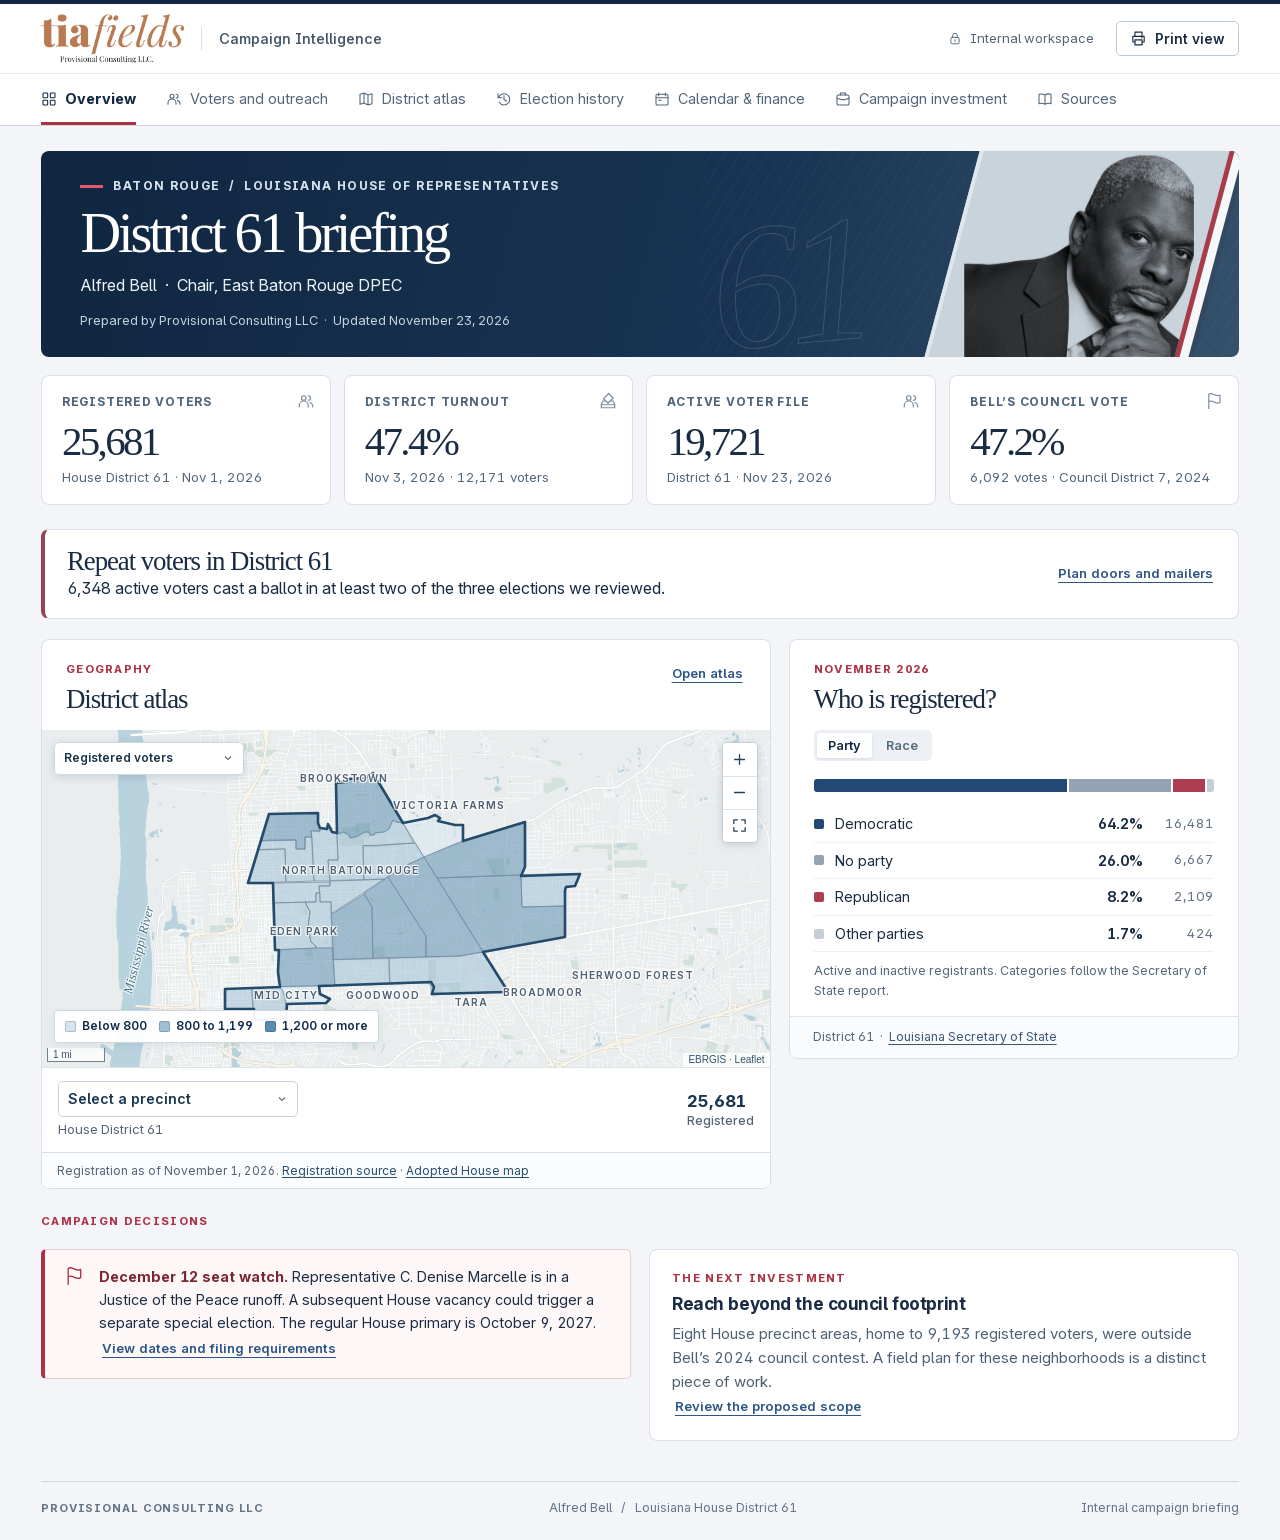
<file: dashboard/index.html>
<!doctype html>
<html lang="en"><head><meta charset="utf-8"><meta name="viewport" content="width=device-width,initial-scale=1"><meta name="theme-color" content="#132943"><title>Alfred Bell | District 61 Campaign Intelligence</title><link rel="stylesheet" href="styles.css?v=outreach1"><link rel="stylesheet" href="map.css"></head>
<body><a class="skip" href="#main">Skip to briefing</a>
<header class="top"><div class="wrap topin"><div class="mast"><img class="firm-logo" src="provisional_logo.png" alt="Tia Fields, Provisional Consulting LLC"><span class="mastsep"></span><span class="workspace">Campaign Intelligence</span></div><div class="tools"><span class="private"><span data-ico="lock"></span> Internal workspace</span><button class="print" id="print"><span data-ico="print"></span> Print view</button></div></div></header>
<nav class="nav" aria-label="Dashboard sections"><div class="wrap navin" id="nav"></div></nav>
<main id="main" tabindex="-1" class="wrap"><div id="view"></div></main>
<footer><div class="wrap footerin"><b>PROVISIONAL CONSULTING LLC</b><span>Alfred Bell &nbsp; / &nbsp; Louisiana House District 61</span><span>Internal campaign briefing</span></div></footer>
<script src="data.js"></script><script src="map.js?v=outreach1"></script><script src="outreach-data.js"></script><script src="outreach.js"></script><script src="app.js?v=outreach1"></script></body></html>
</file>
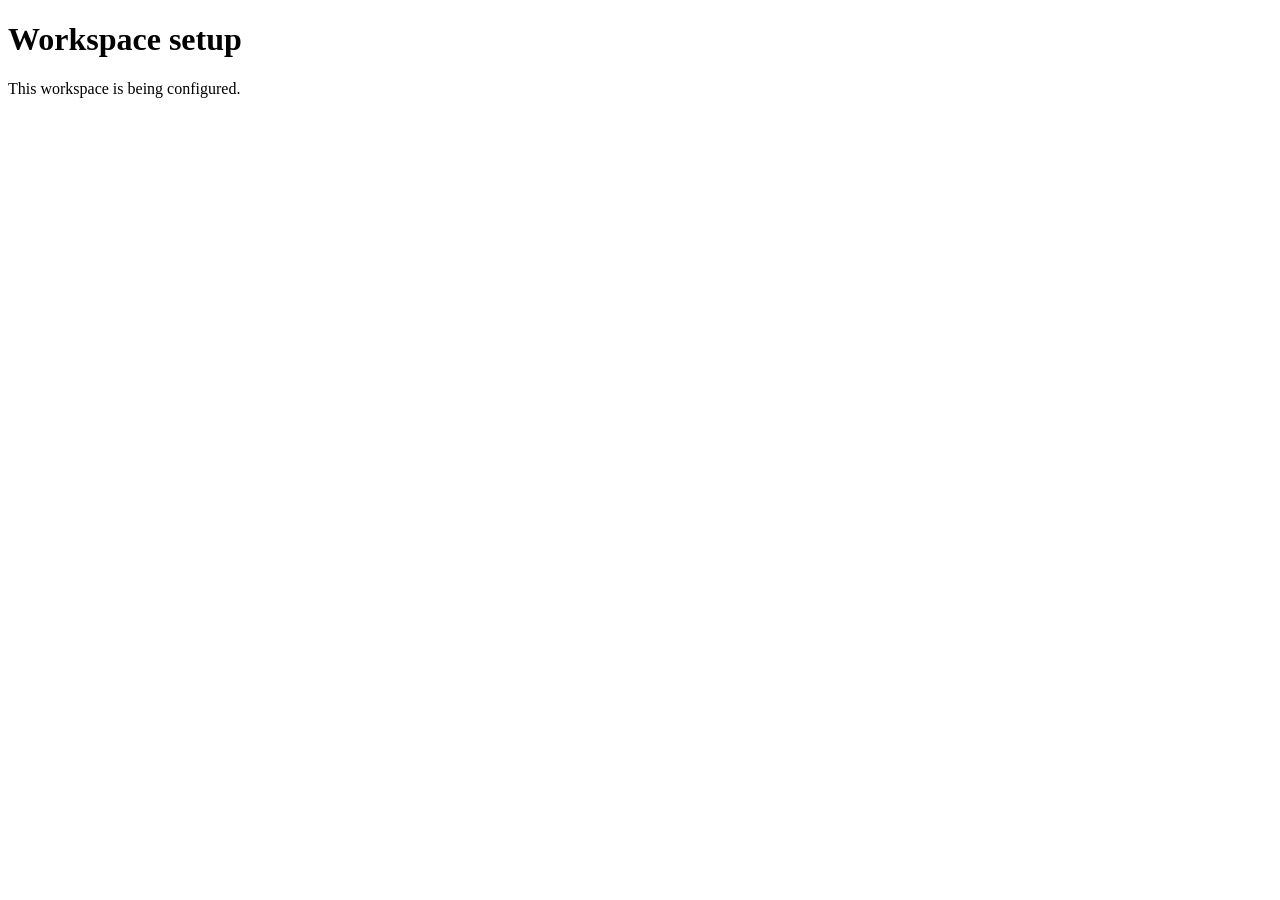
<file: setup/index.html>
<!doctype html>
<html lang="en">
<head><meta charset="utf-8"><meta name="viewport" content="width=device-width, initial-scale=1"><title>Workspace setup</title></head>
<body><main><h1>Workspace setup</h1><p>This workspace is being configured.</p></main></body>
</html>
</file>
<file: dashboard/styles.css>
@font-face{font-family:Inter;src:url(inter.woff2) format('woff2');font-weight:100 900;font-display:swap}
:root{--navy:#132943;--dark:#0c203b;--blue:#2c5588;--red:#ac3345;--paper:#f3f5f8;--ink:#1a2c43;--muted:#53677b;--line:#d8dfe6;--white:#fff;--serif:Georgia,"Times New Roman",serif;--sans:Inter,Arial,sans-serif;--rad:8px;color-scheme:light}
*{box-sizing:border-box}body{margin:0;background:var(--paper);font:16px/1.5 var(--sans);color:var(--ink);-webkit-font-smoothing:antialiased}button,input,select{font-family:inherit;font-size:inherit}button,select,input[type=range],input[type=checkbox]{cursor:pointer}a{color:#234f80}button{color:inherit}button:focus-visible,a:focus-visible,input:focus-visible,select:focus-visible,summary:focus-visible{outline:3px solid #bd6531;outline-offset:3px}button,select,input{max-width:100%}h1,h2,h3,h4,p{margin:0}h1,h2,h3{line-height:1.13}h1,h2,.serif{font-family:var(--serif);font-weight:500}h2{font-size:clamp(1.55rem,2.1vw,2.15rem);letter-spacing:-.04em}h3{font-size:1.08rem;letter-spacing:-.025em}p{line-height:1.58}button svg,.private svg{width:17px;height:17px;display:block}.skip{position:absolute;z-index:10000;top:-100px;left:10px;padding:8px 15px;background:white}.skip:focus{top:8px}.wrap{width:min(1380px,calc(100% - 6.4vw));margin:auto}.top{background:#fff;border-top:4px solid var(--navy)}.topin,.mast,.tools,.navin,.footerin,.row,.sectiontop,.pair,.cardhead,.inline,.checkrow{display:flex;align-items:center}.topin{justify-content:space-between;height:69px}.mast{gap:12px}.firm-logo{display:block;height:49px;width:auto;max-width:100%;object-fit:contain}.mastsep{height:24px;width:1px;background:var(--line);margin:0 5px}.workspace{font-size:.9rem;font-weight:550;color:#42566d}.tools{gap:22px}.private,.print,.btn,.textbtn,.chip,.seg button,.navin a{display:inline-flex;align-items:center;justify-content:center;gap:8px}.private{font-size:.81rem;color:#536579}.private svg{width:14px}.print,.btn,.chip,.seg button,.textbtn{border:0;background:none;font-weight:600}.print,.btn{padding:8px 13px;border:1px solid #bdcad7;border-radius:5px;background:#fff;font-size:.86rem}.btn:hover,.print:hover{background:#edf2f7}.nav{background:white;border-top:1px solid #e6e9ed;border-bottom:1px solid #cfd6df}.navin{gap:30px;overflow-x:auto;scrollbar-width:thin}.navin a{color:#536579;text-decoration:none;font-size:.9rem;white-space:nowrap;padding:14px 0 12px;position:relative;border-bottom:3px solid transparent}.navin a.active{border-bottom-color:var(--red);color:var(--navy);font-weight:720}.navin a svg{width:16px;height:16px}.navin a:hover{color:var(--navy)}main{padding:25px 0 40px;min-height:78vh}main:focus{outline:none}
.hero{isolation:isolate;position:relative;background:linear-gradient(103deg,#102641 0%,#183452 59%,#34516c 100%);color:#fff;border-radius:var(--rad);overflow:hidden;min-height:180px;display:flex;align-items:center}.herocopy{padding:27px 3.3%;position:relative;z-index:2;width:72%}.kicker,.mini,.tbl th,.metric .cap,.keylabel{font-size:.74rem;font-weight:730;text-transform:uppercase;letter-spacing:.115em}.herocopy .kicker,.subhero .kicker{color:#d5e2ee;display:flex;align-items:center;gap:10px}.herocopy .kicker:before,.subhero .kicker:before{content:'';display:block;width:23px;height:3px;background:#e45a6c}h1{font-size:clamp(2.5rem,4.4vw,4.6rem);letter-spacing:-.057em}.herocopy h1{margin:7px 0 8px}.herocopy p{font-size:1rem;line-height:1.45;color:#eef3f8}.herocopy .asof{margin-top:14px;font-size:.8rem;color:#c4d1e0}.heroart{position:absolute;inset:0 0 0 55%;overflow:hidden;z-index:0;background:repeating-linear-gradient(122deg,transparent 0 10px,#ffffff06 11px 12px)}.big61{position:absolute;font:italic 180px/.95 var(--serif);letter-spacing:-.08em;left:2%;bottom:-12px;color:transparent;-webkit-text-stroke:1px #b7cada33;transform:rotate(-5deg)}.portraitsash{position:absolute;width:255px;height:100%;right:6%;top:0;transform:skew(-15deg);overflow:hidden;background:#cad2da;border-left:4px solid #e0e6eb;border-right:5px solid #a83a49;box-shadow:9px 0 #f6f7f9,14px 0 #344961}.portraitimg{position:absolute;inset:-2px -50px;transform:skew(15deg);background-image:linear-gradient(110deg,#b7c3d033,#a0b0c51a),url(bell.jpg);background-repeat:no-repeat;background-size:100% 100%,730px auto;background-position:center, -143px -111px;filter:grayscale(1);mix-blend-mode:multiply}
.stats{display:grid;grid-template-columns:repeat(4,1fr);gap:13px;margin:18px 0 24px}.metric,.panel,.subpanel{background:white;border:1px solid var(--line);border-radius:var(--rad)}.metric{padding:18px 20px 16px;position:relative;min-width:0}.metric .cap{color:#51657a;letter-spacing:.065em;padding-right:26px}.metric .val{font-family:var(--serif);font-weight:500;font-size:clamp(2rem,3.2vw,3.35rem);letter-spacing:-.065em;line-height:1.12;display:block;margin:7px 0 3px}.metric .sub,.small,.help,.footnote,.legendtext{color:var(--muted);font-size:.83rem;line-height:1.5}.metric .metricico{color:#7e8d9f;position:absolute;right:15px;top:16px}.metricico svg{height:18px;width:18px}.gridmain,.split,.triple{display:grid;gap:18px;align-items:start}.gridmain{grid-template-columns:minmax(0,1.62fr) minmax(290px,1fr)}.split{grid-template-columns:repeat(2,minmax(0,1fr))}.triple{grid-template-columns:repeat(3,minmax(0,1fr))}.panel{min-width:0;overflow:hidden}.panelpad{padding:24px}.cardhead,.sectiontop,.pair{justify-content:space-between;gap:12px}.cardhead{padding:21px 24px 16px;align-items:flex-start}.mini{color:var(--red);font-size:.71rem;margin-bottom:6px}.cardhead .help,.sectiontop p,.subhero p{margin-top:6px}.sectiontop{margin:24px 0 13px;align-items:flex-end}.textbtn{font-size:.83rem;color:var(--blue);text-decoration:underline;text-decoration-thickness:1px;text-underline-offset:4px;padding:3px}.sectiongap{margin-top:18px}.seg{display:inline-flex;gap:3px;padding:3px;background:#edf1f5;border-radius:5px}.seg button{font-size:.8rem;color:#566a7e;padding:5px 11px;border-radius:3px}.seg button.on{background:#fff;box-shadow:0 1px 3px #122a441b;color:var(--navy)}.partyblock{padding:0 24px 16px}.barall{height:13px;display:flex;border-radius:3px;overflow:hidden;gap:2px;margin:18px 0 14px}.barall span{height:100%}.legendrow{display:grid;grid-template-columns:11px 1fr auto 61px;align-items:center;gap:10px;padding:7px 0;border-bottom:1px solid #edf0f3;font-size:.9rem}.legendrow b{font-variant-numeric:tabular-nums;font-weight:650}.legendrow .count{color:#617082;text-align:right;font-size:.83rem}.swatch{display:inline-block;width:10px;height:10px;border-radius:2px}.sourcebar{border-top:1px solid #e1e5eb;background:#fafbfd;padding:11px 23px;color:var(--muted);font-size:.77rem}.sourcebar a,.sourceanchor{color:#395777;text-underline-offset:3px}.watch{display:flex;gap:15px;background:#fdf7f7;border:1px solid #e9cdd1;border-left:4px solid var(--red);border-radius:5px;padding:16px 19px;align-items:flex-start}.watch svg{color:var(--red);width:20px;height:20px;flex-shrink:0}.watch p{font-size:.9rem}.watch b{color:#7b2635}.subhero{background:var(--navy);color:white;padding:27px 3%;border-radius:var(--rad);margin-bottom:20px}.subhero h1{font-size:clamp(2.25rem,3.5vw,3.5rem);margin-top:7px}.subhero p{color:#dae4ee;max-width:820px}.story{padding:20px 22px}.story h3,.workcard h3{margin:6px 0 9px}.story p,.workcard p{font-size:.94rem;color:#4d6074}.isource{display:inline-block;font-size:.8rem;margin-top:9px}.tblwrap{overflow-x:auto}.tbl{width:100%;border-collapse:collapse;text-align:left;font-size:.9rem}.tbl th{color:#506479;font-size:.68rem;background:#f0f3f7}.tbl td,.tbl th{padding:12px 16px;border-top:1px solid #e1e5eb}.tbl td{font-variant-numeric:tabular-nums}.tbl .num{text-align:right}.historyselect,.input{border:1px solid #bac7d3;border-radius:4px;background:#fff;padding:7px 10px;color:var(--ink)}.input{width:100%}.filterrow{display:flex;align-items:center;gap:8px;flex-wrap:wrap}.chip{padding:7px 12px;border:1px solid #c7d1dc;border-radius:20px;font-size:.83rem;background:white;color:#526278}.chip.on{background:var(--navy);color:white;border-color:var(--navy)}.dates{padding:0 22px 10px}.dateitem{border-top:1px solid var(--line);padding:12px 0}.dateitem summary{cursor:pointer;list-style:none;display:grid;grid-template-columns:53px 1fr auto;align-items:center;gap:13px}.dateitem summary::-webkit-details-marker{display:none}.datebox{border:1px solid #cdd7e1;text-align:center;border-radius:5px;line-height:1;padding:6px 3px;background:#f7f9fb}.datebox small{font-size:.65rem;font-weight:700;letter-spacing:.09em;display:block;color:#69798a;text-transform:uppercase}.datebox b{font:1.5rem var(--serif);display:block;color:var(--navy);line-height:1.1}.dateitem .type{display:block;font-size:.73rem;color:var(--muted);margin-bottom:2px}.dateitem .plus{font-size:1.25rem;color:#6c7c8d}.dateitem[open] .plus{transform:rotate(45deg)}.datebody{margin:6px 8px 0 66px;font-size:.9rem;color:#43576d}.dateitem summary strong{font-size:.95rem}.fields{display:grid;gap:12px}.field{display:flex;flex-direction:column;gap:5px;font-weight:590;font-size:.88rem}.outputbox{background:#eaf0f5;border-radius:5px;padding:14px 16px;margin-top:16px}.outputbox b{font-size:1.25rem}.outputbox p{font-size:.85rem;color:var(--muted)}input[type=range]{width:100%;accent-color:var(--red)}.scen{display:grid;gap:16px}.scen .outbig{font:2.4rem var(--serif);letter-spacing:-.05em}.calgrid{display:grid;grid-template-columns:minmax(0,1.65fr) minmax(290px,1fr);gap:18px;align-items:start}.stack{display:grid;gap:16px}.checkrow{padding:10px 0;gap:10px;align-items:flex-start;font-size:.9rem;border-bottom:1px solid #e4e9ef}.checkrow input{width:17px;height:17px;accent-color:var(--navy);flex:none}.detailbox{padding:15px 18px;background:#eef2f6;border-radius:5px;margin-top:16px;font-size:.9rem}.workcard{padding:22px;position:relative}.workcard h3{font:1.6rem var(--serif);letter-spacing:-.04em}.workcard .amount{display:block;margin-top:14px;color:#53667a;font-size:.86rem}.workcard .result{border-top:1px solid var(--line);margin-top:12px;padding-top:12px;font-weight:630;color:var(--ink)}.workcard input{width:17px;height:17px;accent-color:var(--navy);margin:0}.workcard .checkrow{border:0;padding:0;justify-content:space-between}.investsum{padding:20px 22px;display:grid;grid-template-columns:1fr 190px 210px;align-items:center;gap:20px}.investsum .outbig{font:2.3rem var(--serif);color:var(--navy);display:block;line-height:1.1}.srcrow{display:grid;grid-template-columns:1fr 2fr;gap:18px;padding:14px 0;border-top:1px solid var(--line)}.srcrow a{font-weight:650}.srcrow p{font-size:.9rem;color:var(--muted)}.footerin{gap:20px;justify-content:space-between;border-top:1px solid #cfd8e0;padding:17px 0 22px;color:#657487;font-size:.78rem}.footerin b{font-size:.7rem;letter-spacing:.08em}.fieldnote{font-size:.77rem;color:var(--muted);margin-top:9px}.wideintro{max-width:80ch;color:var(--muted);margin-top:8px}.scenlabel{display:flex;justify-content:space-between;margin-bottom:5px}.barcomp{margin:12px 0}.barcomp .track{height:7px;border-radius:3px;background:#edf1f5;overflow:hidden}.barcomp .track span{display:block;height:100%;background:var(--blue)}.barcomp .pair{font-size:.86rem;margin-bottom:5px}.muted{color:var(--muted)}.linkline{display:flex;gap:13px;flex-wrap:wrap}.historyintro{padding:18px 24px}.historyintro p{font-size:.9rem;color:var(--muted)}.keyline{display:block;height:3px;width:40px;background:var(--red);margin:16px 0}.sr{position:absolute;width:1px;height:1px;overflow:hidden;clip-path:inset(50%)}button [data-ico],.private [data-ico]{display:inline-flex}.question{font:1.28rem/1.45 var(--serif);color:var(--navy);margin:10px 0}.grouphead{font-weight:610;font-size:1rem;margin:18px 0 5px}
@media(min-width:1550px){.hero{min-height:200px}}@media(max-width:1050px){.wrap{width:94%}.navin{gap:22px}.metric{padding:14px}.metric .cap{font-size:.64rem}.gridmain{grid-template-columns:minmax(0,1.35fr) minmax(260px,1fr)}.cardhead,.panelpad,.story,.workcard{padding:18px}.heroart{inset-inline-start:58%}.portraitsash{right:4%;width:200px}.portraitimg{background-position:center,-168px -111px}.investsum{grid-template-columns:1fr 160px 180px}}
@media(max-width:780px){.topin{height:57px}.workspace,.mastsep,.private{display:none}.navin{gap:21px}.navin a{padding:10px 0 8px;font-size:.84rem}.navin a svg{display:none}.hero{min-height:160px}.herocopy{padding:21px 4%;width:73%}.herocopy h1{font-size:2.65rem}.herocopy p{font-size:.87rem}.herocopy .asof{font-size:.73rem;margin-top:8px}.heroart{inset-inline-start:65%}.portraitsash{right:-18px;width:170px}.portraitimg{background-size:100% 100%,590px auto;background-position:center,-143px -90px}.big61{display:none}.stats{grid-template-columns:repeat(2,1fr);gap:9px;margin:12px 0 16px}.metric .val{font-size:2.15rem}.metric .cap{font-size:.7rem}.gridmain,.calgrid,.split{grid-template-columns:1fr}.triple{grid-template-columns:1fr}.investsum{grid-template-columns:1fr 1fr}.investsum>div:first-child{grid-column:1/-1}.footerin{flex-wrap:wrap;gap:6px 16px}.footerin span:last-child{display:none}}
@media(max-width:480px){main{padding-top:13px}.wrap{width:94%}.herocopy{width:76%}.herocopy .kicker{font-size:.59rem;letter-spacing:.07em}.herocopy h1{font-size:2.1rem}.herocopy p{max-width:185px}.heroart{inset-inline-start:74%}.portraitsash{width:144px;right:-35px}.portraitimg{background-position:center,-161px -72px;background-size:100% 100%,560px auto}.metric .metricico{display:none}.metric .cap{padding-right:0}.metric .sub{font-size:.74rem}.metric .val{font-size:1.95rem}.topin{height:53px}.srcrow{grid-template-columns:1fr;gap:4px}.cardhead{gap:8px}.sectiontop{align-items:flex-start;flex-direction:column}.investsum{grid-template-columns:1fr}.datebody{margin-left:4px}}
@media print{@page{size:landscape;margin:10mm}.wrap{width:100%}body{background:white;font-size:11pt}.nav,.tools,.skip,.textbtn,.btn,.filterrow,.print,.seg,.heroart,footer,.plus,.noprint{display:none!important}.topin{height:38px}.hero,.subhero{background:#fff!important;color:var(--navy)!important;min-height:0;border-bottom:2px solid var(--navy);border-radius:0}.herocopy,.subhero{padding:8px 0}.herocopy *,.subhero *{color:var(--navy)!important}.herocopy h1,.subhero h1{font-size:26pt;margin:4px 0}.stats{margin:9px 0;gap:8px}.metric,.cardhead,.panelpad{padding:10px}.metric .val{font-size:20pt}main{padding-top:6px}.panel,.watch,.workcard,.dateitem,.metric{break-inside:avoid}.dates .dateitem{break-inside:avoid}body.printcalendar .panel{break-inside:auto}details .datebody{display:block!important}.dateitem{padding:4px 0}.calgrid{grid-template-columns:2fr 1fr}.gridmain{grid-template-columns:1.5fr 1fr}.triple{grid-template-columns:repeat(3,1fr)}.split{grid-template-columns:1fr 1fr}.footerin{padding:5px 0}.subpanel,.metric,.panel,.hero,.barall,.track,.watch,.datebox,.outputbox{-webkit-print-color-adjust:exact;print-color-adjust:exact}.sectiongap,.sectiontop{margin-top:10px}}
.portraitimg{background:none;inset:0 -10px;display:flex;align-items:center;justify-content:center}.portraitimg svg{width:100%;height:100%;display:block}.portraitsash{background:#c9d3dc}.portraitimg{filter:grayscale(1);mix-blend-mode:multiply}@media(max-width:780px){.portraitimg{inset:0 -5px}}

@media(max-width:780px){.firm-logo{height:41px}}

.voterupdate{display:flex;justify-content:space-between;align-items:center;gap:18px;padding:16px 22px;margin:0 0 20px;border-left:4px solid #994254}
.voterupdate h2,.voterupdate p{margin:0}.voterupdate .textbtn{flex-shrink:0}.votertable{overflow-x:auto}.votertable table{min-width:560px}.votertable tfoot{font-weight:700;background:#edf2f6}
@media(max-width:700px){.voterupdate{display:block}.voterupdate .textbtn{display:inline-block;margin-top:8px}}

.voter-summary{margin:18px 0 24px}.voter-breakdown{margin:10px 0 0;padding-left:1.2em}.voter-breakdown li+li{margin-top:3px}

.precinct-plan {margin:0 0 22px; padding:clamp(16px,2.4vw,34px); scroll-margin-top:12px;}
.precinct-plan [hidden] {display:none;}
.out-header p {max-width:80ch; margin-top:7px; color:var(--muted);}
.out-controls, .out-rank {display:flex; flex-wrap:wrap; gap:14px; align-items:flex-end;}
.out-controls {margin:20px 0; padding:16px; border-radius:6px; background:#f0f4f7;}
.out-controls label, .out-rank label {display:grid; gap:5px; font-size:.82rem; font-weight:650;}
.out-controls select, .out-controls input, .out-rank select {border:1px solid #a6b7c8; border-radius:4px; background:white; color:var(--ink); padding:8px 10px; max-width:100%; min-width:0; font-weight:500;}
.out-controls input {width:11rem;}
.out-scope strong {font-size:.94rem;}
.out-picks {display:flex; gap:6px; flex-wrap:wrap; margin:7px 0;}
.out-picks button {background:white; border:1px solid #a6b7c8; padding:7px 12px; color:var(--navy); border-radius:5px; font-size:.85rem;}
.out-picks button[aria-pressed="true"] {background:var(--navy); color:white; border-color:var(--navy);}
.out-result {margin-top:17px;}
.out-metrics {display:grid; grid-template-columns:repeat(3,1fr); overflow:hidden; background:#142b46; color:white; border-radius:6px;}
.out-metrics div {min-width:0; padding:15px 18px; border-right:1px solid #526479;}
.out-metrics div:last-child {border:0;}
.out-metrics span {display:block; font-size:.82rem; color:#e2eaf2;}
.out-metrics strong {display:block; font:500 clamp(1.6rem,2.5vw,2.45rem)/1.25 var(--serif); overflow-wrap:anywhere;}
.out-hint,.out-note {font-size:.82rem; color:var(--muted); margin:7px 0;}
.out-expand {margin:11px 0 16px; padding:11px 14px; border-left:3px solid var(--red); background:#faf3f3;}
.out-map {border-block:1px solid var(--line); margin:17px 0;}
.out-map summary {padding:12px 0; cursor:pointer; font-weight:650; color:var(--blue);}
.out-map .help {padding-bottom:8px;}
.out-rank {justify-content:space-between; margin:20px 0 10px;}
.out-tbl {overflow-x:auto; max-height:29rem; border:1px solid var(--line); border-radius:5px; scrollbar-color:#9aaebf #f1f4f7;}
.out-tbl table {min-width:350px;}
.out-tbl .tbl th,.out-tbl .tbl td {padding:8px 12px;}
.out-tbl thead {position:sticky; top:0; z-index:1;}
.out-tbl tbody th {font-size:.87rem; background:transparent; color:var(--ink); letter-spacing:normal;}
.out-tbl label {display:flex; align-items:center; gap:8px; cursor:pointer; white-space:nowrap;}
.out-tbl input {width:16px; height:16px; accent-color:var(--navy);}
.out-tbl tr:has(input:checked) {background:#edf3f8;}
.out-note {margin:12px 0 0;}
@media(max-width:650px) {
  .out-controls {display:grid; grid-template-columns:repeat(auto-fit,minmax(135px,1fr)); padding:10px; gap:10px;}
  .out-controls input {width:100%;}
  .out-metrics div {padding:11px 8px;}
  .out-metrics span {font-size:.72rem;}
  .out-tbl .tbl th,.out-tbl .tbl td {padding:8px;}
  .out-tbl table {min-width:0;}
}
@media print {
  .precinct-plan {break-inside:auto;}
  .out-tbl {max-height:none; overflow:visible;}
  .out-tbl tr:has(input:not(:checked)),.out-picks,.out-rank label,.out-map:not([open]) {display:none;}
  .out-metrics {border:1px solid #adb9c6; color:#132943; background:white;}
  .out-metrics span {color:#132943;}
}
.out-complement {margin:10px 0 16px; color:var(--ink); font-size:.92rem;}
</file>
<file: dashboard/map.css>
@import url("./cartography/leaflet.css");
.campaign-atlas{--a-ink:#102d4b;--a-blue:#214e79;--a-line:#dce3e9;--a-red:#a73743;position:relative;isolation:isolate;background:#fff;color:var(--a-ink);font:14px/1.45 Inter,Arial,sans-serif}
.campaign-atlas *{box-sizing:border-box}
.campaign-atlas .at-tools{display:flex;gap:10px;justify-content:space-between;align-items:end;padding:12px 16px;background:white;border-top:1px solid var(--a-line);border-bottom:1px solid var(--a-line)}
.campaign-atlas .at-field{display:grid;gap:5px;font-size:12px;line-height:1.2;font-weight:650;color:#506376;min-width:0}
.campaign-atlas select{position:static;appearance:none;display:block;width:100%;min-width:0;border:1px solid #c8d3dd;border-radius:5px;padding:7px 29px 7px 9px;line-height:1.3;color:#19364f;font:600 14px/1.4 Inter,Arial,sans-serif;background:#fff url("data:image/svg+xml,%3Csvg xmlns='http://www.w3.org/2000/svg' width='12' height='12' viewBox='0 0 24 24' fill='none' stroke='%235a6c7d' stroke-width='2.2'%3E%3Cpath d='m6 9 6 6 6-6'/%3E%3C/svg%3E") no-repeat right 9px center;cursor:pointer}
.campaign-atlas .at-stage{position:relative;background:#e9edee;overflow:hidden}
.campaign-atlas .at-canvas{height:clamp(420px,55vh,660px);width:100%;isolation:isolate;background:#e9edee;font:13px Inter,Arial,sans-serif}
.campaign-atlas.is-compact .at-canvas{height:337px}
.campaign-atlas.is-compact .at-tools{display:none}
.campaign-atlas .at-quick-layer{position:absolute;left:12px;top:12px;z-index:410;display:none;max-width:calc(100% - 80px);box-shadow:0 2px 9px #152c4126;border-radius:4px}
.campaign-atlas.is-compact .at-quick-layer{display:block}
.campaign-atlas .at-quick-layer select{font-size:12px;border-color:#ced9e0;max-width:190px;min-height:31px}
.campaign-atlas .at-map-buttons{position:absolute;right:12px;top:12px;z-index:410;display:grid;background:#fff;border:1px solid #c3cdd5;border-radius:5px;overflow:hidden;box-shadow:0 2px 9px #152c4126}
.campaign-atlas .at-map-buttons button{display:grid;place-items:center;width:34px;height:33px;min-height:0;margin:0;padding:0;border:0;border-radius:0;background:#fff;color:#244058;cursor:pointer;transition:background .12s}
.campaign-atlas .at-map-buttons button+button{border-top:1px solid #dce3e7}
.campaign-atlas .at-map-buttons button:hover{background:#eff4f8}
.campaign-atlas .at-map-buttons button:disabled{color:#a8b0b8;cursor:default}
.campaign-atlas .at-map-buttons svg{width:17px;height:17px;stroke:currentColor;stroke-width:1.8;fill:none;stroke-linecap:round;stroke-linejoin:round}
.campaign-atlas .at-mapkey{position:absolute;bottom:24px;left:12px;z-index:410;max-width:calc(100% - 56px);background:#ffffffef;border:1px solid #cdd7df;padding:7px 10px;display:flex;flex-wrap:wrap;align-items:center;gap:5px 12px;border-radius:4px;box-shadow:0 2px 9px #18334c13;font:600 12px/1.4 Inter,Arial,sans-serif}
.campaign-atlas .at-keypart{display:inline-flex;gap:6px;align-items:center;white-space:nowrap}
.campaign-atlas .at-swatch{width:11px;height:11px;border:1px solid #12355238;border-radius:2px;flex:none}
.campaign-atlas .at-mapfoot{padding:9px 15px;border-top:1px solid #d3dee6;color:#526475;font-size:12px;line-height:1.45;background:#fbfcfd}
.campaign-atlas .at-mapfoot a{color:#274f71;text-decoration:underline;text-underline-offset:2px}
.campaign-atlas .at-summary{display:grid;grid-template-columns:1fr 1.1fr;align-items:center;gap:10px;padding:13px 16px;border-top:1px solid var(--a-line)}
.campaign-atlas .at-summary h4,.campaign-atlas .at-summary p{margin:0;}
.campaign-atlas .at-summary h4{font:650 16px/1.4 Inter,Arial,sans-serif;letter-spacing:0}
.campaign-atlas .at-summary p{color:#526475;margin-top:2px;font-size:13px}
.campaign-atlas .at-summary .at-values{display:flex;flex-wrap:wrap;justify-content:flex-end;gap:6px 18px}
.campaign-atlas .at-values span{display:grid;gap:2px;font:500 12px/1.35 Inter,Arial,sans-serif;color:#536575}
.campaign-atlas .at-values b{order:-1;color:#183753;font:700 17px/1.2 Inter,Arial,sans-serif}
.campaign-atlas .at-compact-select{display:none}
.campaign-atlas .at-label{pointer-events:none!important;background:none;border:0;width:auto!important;height:auto!important;white-space:nowrap;transform-origin:center center}
.campaign-atlas .at-label span{display:inline-block;transform:translate(-50%,-50%);user-select:none;color:#4d6277;text-shadow:-1px -1px 1px #fff,1px 1px 1px #fff,-1px 1px 1px #fff,1px -1px 1px #fff;font:650 11px/1.1 Inter,Arial,sans-serif}
.campaign-atlas .at-label.area span{letter-spacing:.10em;font-size:10px;text-transform:uppercase;color:#506273}
.campaign-atlas .at-label.road span{font-size:10px;color:#748280;font-weight:500}
.campaign-atlas .at-label.water span{font:italic 13px/1.1 Georgia,serif;color:#457286;transform:translate(-50%,-50%) rotate(-76deg)}
.campaign-atlas .at-label.prec span{font-size:12px;background:#ffffffd9;color:#243c58;padding:2px 4px;border-radius:3px;letter-spacing:.01em;text-shadow:none}
.campaign-atlas .leaflet-control-attribution{font:10px/1.4 Arial,sans-serif;color:#42596a;background:#fcfdfbe8}
.campaign-atlas .leaflet-control-attribution a{color:#34546e}
.campaign-atlas .leaflet-control-scale-line{font:10px/1 Arial,sans-serif;color:#3e5565;border-color:#71828c;background:#ffffffb3;border-width:0 1px 1px}
.campaign-atlas .leaflet-tooltip{font:600 12px/1.3 Inter,Arial,sans-serif;color:#163850;border:1px solid #bccbd6;box-shadow:0 1px 5px #102d4b20}
.campaign-atlas .at-loading{padding:35px 16px;color:#526475}
.campaign-atlas .at-visually-hidden{position:absolute;width:1px;height:1px;padding:0;margin:-1px;overflow:hidden;clip:rect(0,0,0,0);white-space:nowrap;border:0}
.campaign-atlas .at-stage:focus-within,.campaign-atlas button:focus-visible,.campaign-atlas select:focus-visible{outline:2px solid #537dac;outline-offset:1px}
@media(max-width:630px){.campaign-atlas .at-tools{align-items:stretch;display:grid;grid-template-columns:1fr 1fr;padding:10px;gap:6px}.campaign-atlas select{font-size:13px}.campaign-atlas .at-summary{grid-template-columns:1fr;gap:8px}.campaign-atlas .at-summary .at-values{justify-content:flex-start}.campaign-atlas .at-mapkey{gap:4px 9px;bottom:21px;left:8px}.campaign-atlas .at-keypart{font-size:11px}.campaign-atlas .at-canvas{height:415px}.campaign-atlas.is-compact .at-canvas{height:315px}.campaign-atlas .at-summary,.campaign-atlas .at-mapfoot{padding-left:12px;padding-right:12px}}
</file>
